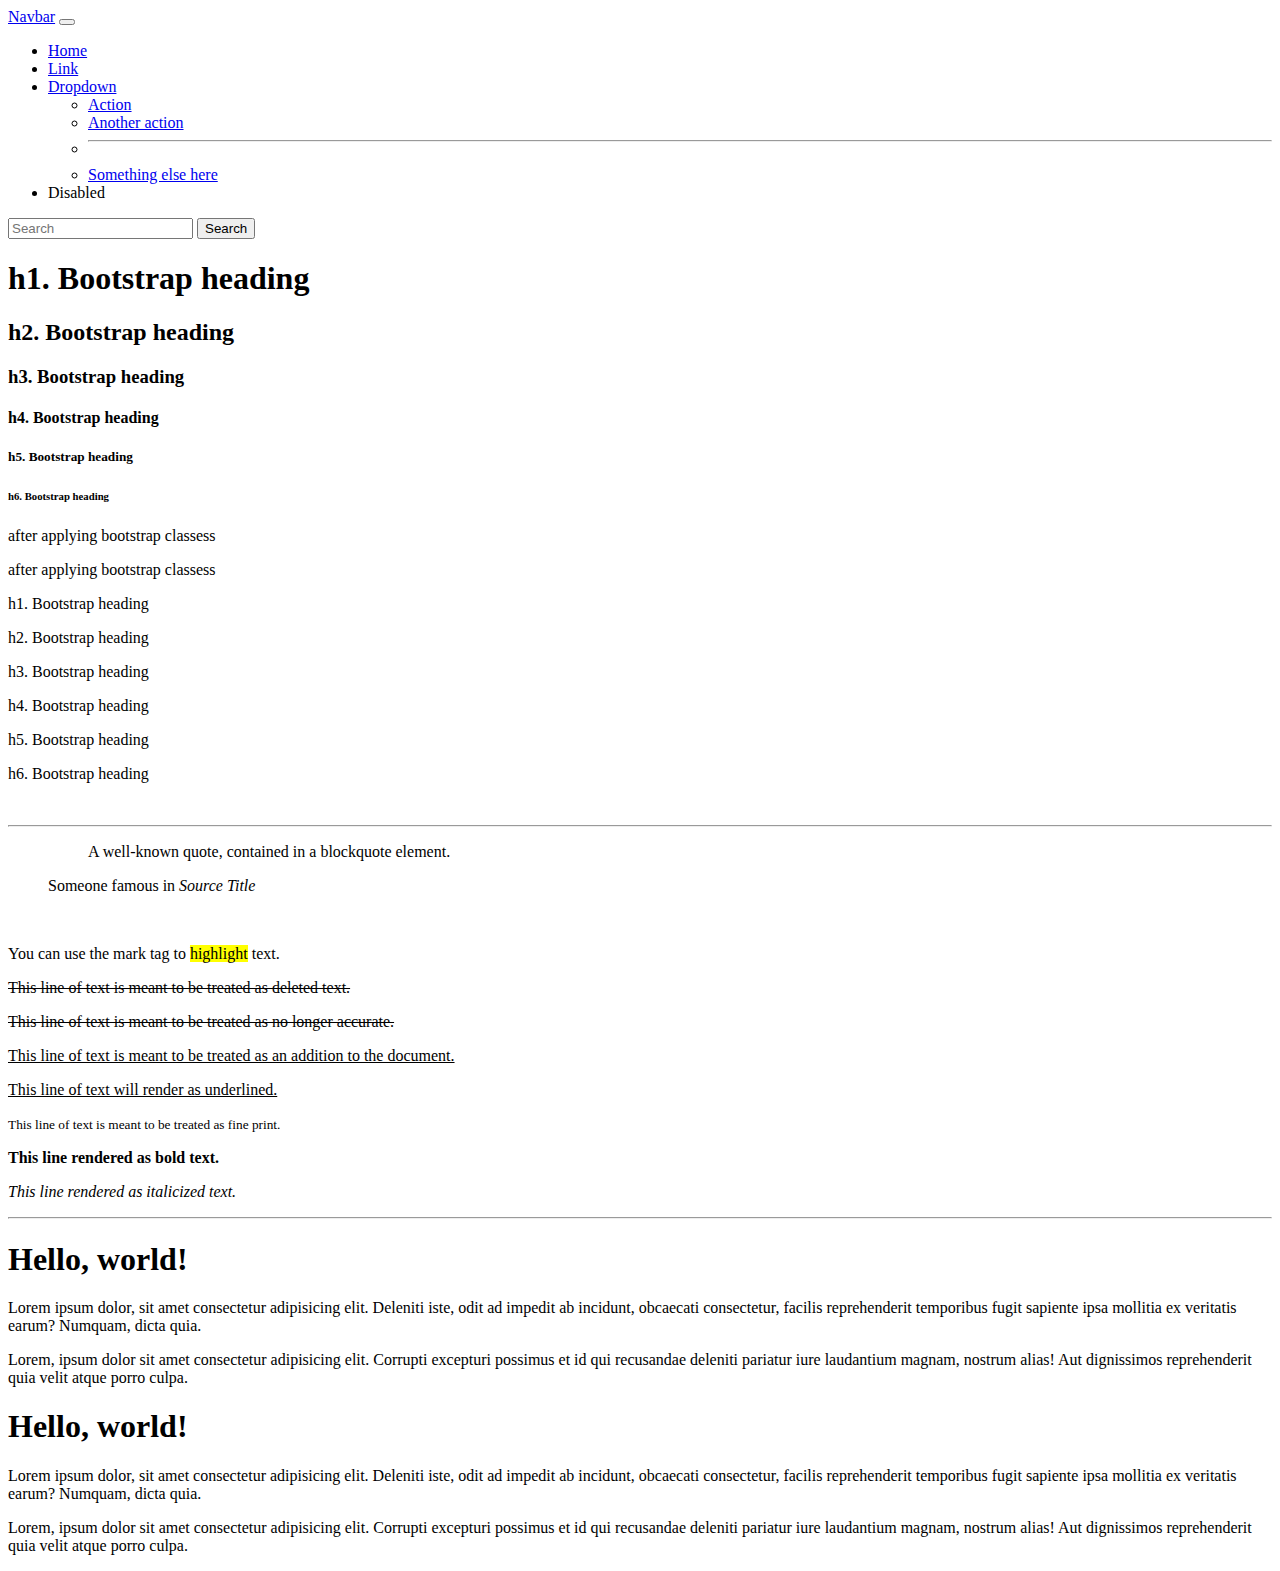
<file: DAY 1/index.html>
<!doctype html>
<html lang="en">
  <head>
    <meta charset="utf-8">
    <meta name="viewport" content="width=device-width, initial-scale=1">
    <title>Bootstrap demo</title>
    <link href="https://cdn.jsdelivr.net/npm/bootstrap@5.3.0-alpha3/dist/css/bootstrap.min.css" rel="stylesheet" integrity="sha384-KK94CHFLLe+nY2dmCWGMq91rCGa5gtU4mk92HdvYe+M/SXH301p5ILy+dN9+nJOZ" crossorigin="anonymous">
 
  <body>
    <script src="https://cdn.jsdelivr.net/npm/bootstrap@5.3.0-alpha3/dist/js/bootstrap.bundle.min.js" integrity="sha384-ENjdO4Dr2bkBIFxQpeoTz1HIcje39Wm4jDKdf19U8gI4ddQ3GYNS7NTKfAdVQSZe" crossorigin="anonymous"></script>
  </head>
 
  <nav class="navbar navbar-expand-lg bg-body-tertiary">
    <div class="container-fluid">
      <a class="navbar-brand" href="#">Navbar</a>
      <button
        class="navbar-toggler"
        type="button"
        data-bs-toggle="collapse"
        data-bs-target="#navbarSupportedContent"
        aria-controls="navbarSupportedContent"
        aria-expanded="false"
        aria-label="Toggle navigation"
      >
        <span class="navbar-toggler-icon"></span>
      </button>
      <div class="collapse navbar-collapse" id="navbarSupportedContent">
        <ul class="navbar-nav me-auto mb-2 mb-lg-0">
          <li class="nav-item">
            <a class="nav-link active" aria-current="page" href="#">Home</a>
          </li>
          <li class="nav-item">
            <a class="nav-link" href="#">Link</a>
          </li>
          <li class="nav-item dropdown">
            <a
              class="nav-link dropdown-toggle"
              href="#"
              role="button"
              data-bs-toggle="dropdown"
              aria-expanded="false"
            >
              Dropdown
            </a>
            <ul class="dropdown-menu">
              <li><a class="dropdown-item" href="#">Action</a></li>
              <li><a class="dropdown-item" href="#">Another action</a></li>
              <li><hr class="dropdown-divider" /></li>
              <li><a class="dropdown-item" href="#">Something else here</a></li>
            </ul>
          </li>
          <li class="nav-item">
            <a class="nav-link disabled">Disabled</a>
          </li>
        </ul>
        <form class="d-flex" role="search">
          <input
            class="form-control me-2"
            type="search"
            placeholder="Search"
            aria-label="Search"
          />
          <button class="btn btn-outline-success" type="submit">Search</button>
        </form>
      </div>
    </div>
  </nav>
  <body>
    <h1>h1. Bootstrap heading</h1>
    <h2>h2. Bootstrap heading</h2>
    <h3>h3. Bootstrap heading</h3>
    <h4>h4. Bootstrap heading</h4>
    <h5>h5. Bootstrap heading</h5>
    <h6>h6. Bootstrap heading</h6>
    <p>after applying bootstrap classess</p>
    <p class="h1">after applying bootstrap classess</p>
    <p class="h1">h1. Bootstrap heading</p>
    <p class="h2">h2. Bootstrap heading</p>
    <p class="h3">h3. Bootstrap heading</p>
    <p class="h4">h4. Bootstrap heading</p>
    <p class="h5">h5. Bootstrap heading</p>
    <p class="h6">h6. Bootstrap heading</p>
    <br />
    <hr />
    <figure class="text-center">
      <blockquote class="blockquote">
        <p>A well-known quote, contained in a blockquote element.</p>
      </blockquote>
      <figcaption class="blockquote-footer">
        Someone famous in <cite title="Source Title">Source Title</cite>
      </figcaption>
    </figure>
    <br />
    <p>You can use the mark tag to <mark>highlight</mark> text.</p>
    <p><del>This line of text is meant to be treated as deleted text.</del></p>
    <p>
      <s>This line of text is meant to be treated as no longer accurate.</s>
    </p>
    <p>
      <ins
        >This line of text is meant to be treated as an addition to the
        document.</ins
      >
    </p>
    <p><u>This line of text will render as underlined.</u></p>
    <p>
      <small>This line of text is meant to be treated as fine print.</small>
    </p>
    <p><strong>This line rendered as bold text.</strong></p>
    <p><em>This line rendered as italicized text.</em></p>
    <hr />
    <div class="container p-5 my-5 bg-primary text-white">
      <h1>Hello, world!</h1>

      <p>
        Lorem ipsum dolor, sit amet consectetur adipisicing elit. Deleniti iste,
        odit ad impedit ab incidunt, obcaecati consectetur, facilis
        reprehenderit temporibus fugit sapiente ipsa mollitia ex veritatis
        earum? Numquam, dicta quia.
      </p>
      <p>
        Lorem, ipsum dolor sit amet consectetur adipisicing elit. Corrupti
        excepturi possimus et id qui recusandae deleniti pariatur iure
        laudantium magnam, nostrum alias! Aut dignissimos reprehenderit quia
        velit atque porro culpa.
      </p>
    </div>
    <div class="container p-2 my-5 bg-success text-white">
      <h1>Hello, world!</h1>

      <p>
        Lorem ipsum dolor, sit amet consectetur adipisicing elit. Deleniti iste,
        odit ad impedit ab incidunt, obcaecati consectetur, facilis
        reprehenderit temporibus fugit sapiente ipsa mollitia ex veritatis
        earum? Numquam, dicta quia.
      </p>
      <p>
        Lorem, ipsum dolor sit amet consectetur adipisicing elit. Corrupti
        excepturi possimus et id qui recusandae deleniti pariatur iure
        laudantium magnam, nostrum alias! Aut dignissimos reprehenderit quia
        velit atque porro culpa.
      </p>
    </div>
</body>
</html>
</file>
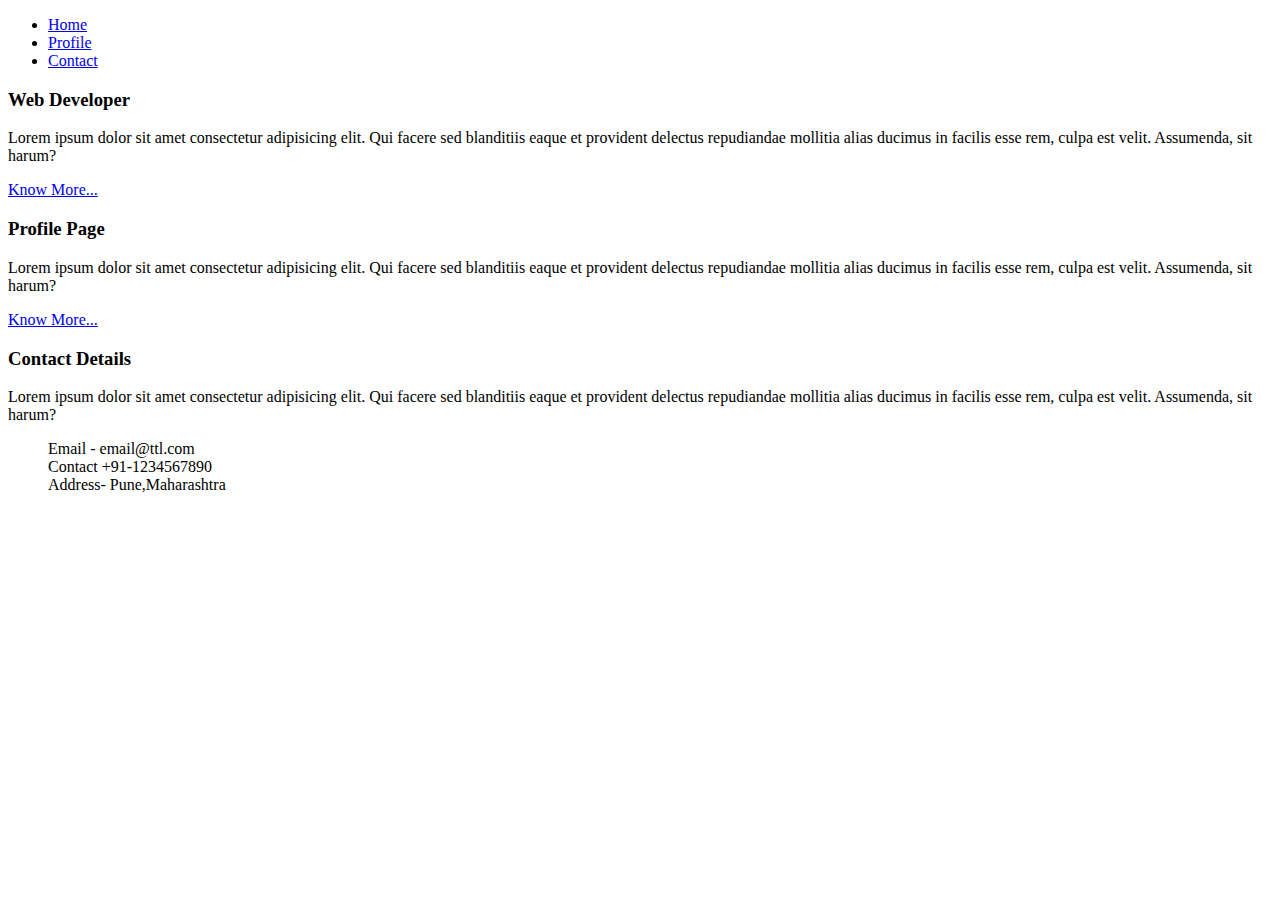
<file: DAY 2/index2.html>
<!DOCTYPE html>
<html lang="en">
  <head>
    <meta charset="utf-8" />
    <meta name="viewport" content="width=device-width, initial-scale=1" />
    <title>Bootstrap demo</title>
    <link
      href="https://cdn.jsdelivr.net/npm/bootstrap@5.3.0-alpha3/dist/css/bootstrap.min.css"
      rel="stylesheet"
      integrity="sha384-KK94CHFLLe+nY2dmCWGMq91rCGa5gtU4mk92HdvYe+M/SXH301p5ILy+dN9+nJOZ"
      crossorigin="anonymous"
    />
  </head>
  <body>
    <script
      src="https://cdn.jsdelivr.net/npm/bootstrap@5.3.0-alpha3/dist/js/bootstrap.bundle.min.js"
      integrity="sha384-ENjdO4Dr2bkBIFxQpeoTz1HIcje39Wm4jDKdf19U8gI4ddQ3GYNS7NTKfAdVQSZe"
      crossorigin="anonymous"
    ></script>
    <div class="m-4">
      <div class="card text-center">
        <div class="card-header">
          <ul class="nav nav-pills card-header-pills">
            <li class="nav-item">
              <a href="#home" class="nav-link active" data-bs-toggle="tab"
                >Home</a
              >
            </li>

            <li class="nav-item ">
              <a href="#profile" class="nav-link" data-bs-toggle="tab"
                >Profile</a
              >
            </li>

            <li class="nav-item">
              <a href="#contact" class="nav-link" data-bs-toggle="tab"
                >Contact</a
              >
            </li>
          </ul>
        </div>

        <div class="card-body">
          <div class="tab-content">
            <div class="tab-pane fade show active" id="home">
              <h3 class="card-title">Web Developer</h3>

              <p class="card-text">
                Lorem ipsum dolor sit amet consectetur adipisicing elit. Qui
                facere sed blanditiis eaque et provident delectus repudiandae
                mollitia alias ducimus in facilis esse rem, culpa est velit.
                Assumenda, sit harum?
              </p>

              <a href="#" class="btn btn-primary">Know More...</a>
            </div>

            <div class="tab-pane fade" id="profile">
              <h3 class="card-title">Profile Page</h3>

              <p class="card-text">
                Lorem ipsum dolor sit amet consectetur adipisicing elit. Qui
                facere sed blanditiis eaque et provident delectus repudiandae
                mollitia alias ducimus in facilis esse rem, culpa est velit.
                Assumenda, sit harum?
              </p>

              <a href="#" class="btn btn-primary">Know More...</a>
            </div>

            <div class="tab-pane fade" id="contact">
              <h3 class="card-title">Contact Details</h3>

              <p class="card-text">
                Lorem ipsum dolor sit amet consectetur adipisicing elit. Qui
                facere sed blanditiis eaque et provident delectus repudiandae
                mollitia alias ducimus in facilis esse rem, culpa est velit.
                Assumenda, sit harum?
              </p>

              <ul style="list-style-type: none">
                <li>Email - email@ttl.com</li>

                <li>Contact +91-1234567890</li>

                <li>Address- Pune,Maharashtra</li>
              </ul>
            </div>
          </div>
        </div>
      </div>
    </div>
  </body>
</html>
</file>
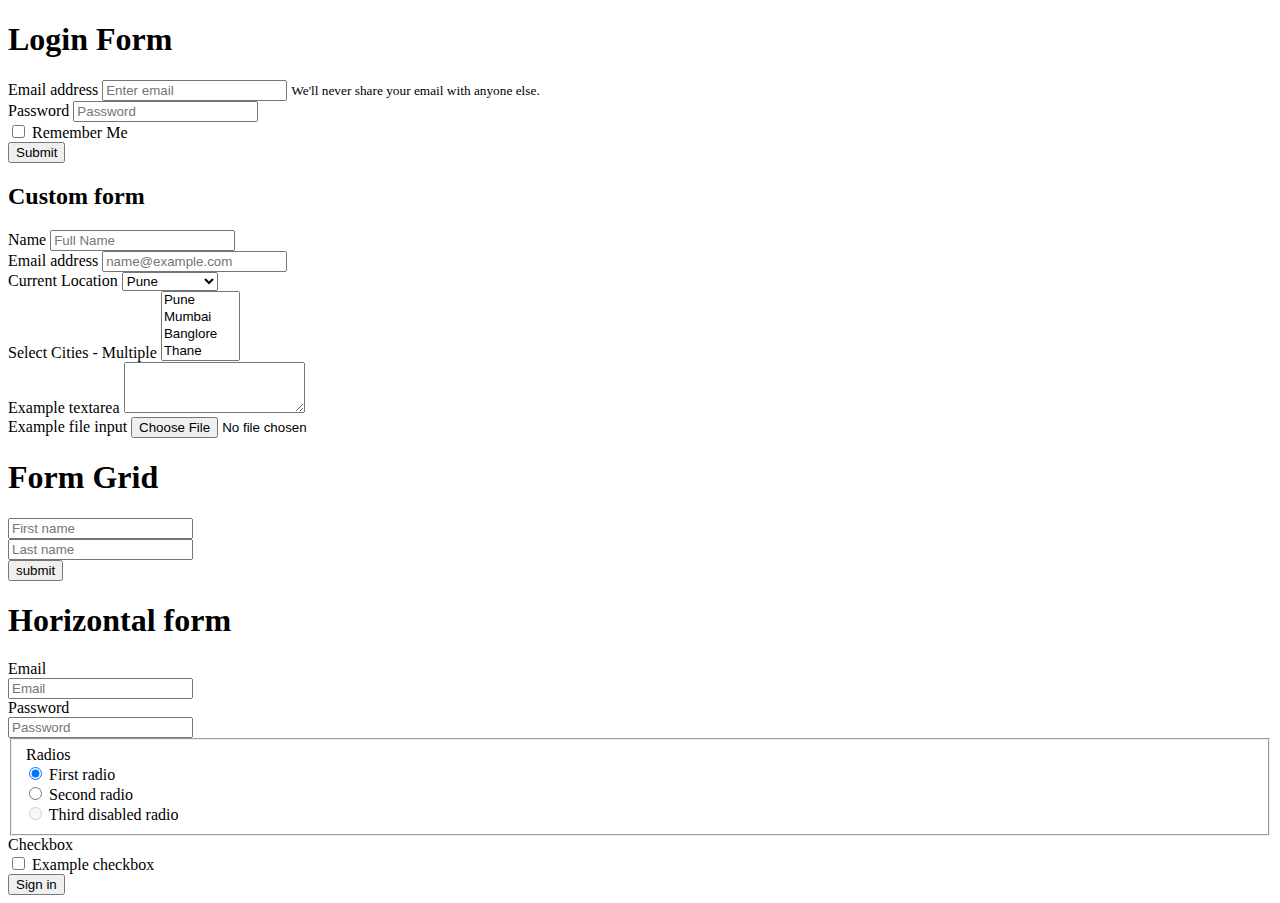
<file: Day 3/forms.html>
<!doctype html>

<html lang="en">

 <head>

  <!-- Required meta tags -->

  <meta charset="utf-8">

  <meta name="viewport" content="width=device-width, initial-scale=1, shrink-to-fit=no">




  <!-- Bootstrap CSS -->

  <link rel="stylesheet" href="https://cdn.jsdelivr.net/npm/bootstrap@4.6.2/dist/css/bootstrap.min.css" integrity="sha384-xOolHFLEh07PJGoPkLv1IbcEPTNtaed2xpHsD9ESMhqIYd0nLMwNLD69Npy4HI+N" crossorigin="anonymous">



  <title>Hello, world!</title>

 </head>

 <body>

  <div class="container">




    <h1>Login Form</h1>

  <form>

    <div class="form-group">

     <label for="exampleInputEmail1">Email address</label>

     <input type="email" class="form-control" id="exampleInputEmail1" aria-describedby="emailHelp" placeholder="Enter email" required>

     <small id="emailHelp" class="form-text text-muted">We'll never share your email with anyone else.</small>

    </div>

    <div class="form-group">

     <label for="exampleInputPassword1">Password</label>

     <input type="password" class="form-control" id="exampleInputPassword1" placeholder="Password" required>

    </div>

    <div class="form-check">

     <input type="checkbox" class="form-check-input" id="exampleCheck1">

     <label class="form-check-label" for="exampleCheck1">Remember Me</label>

    </div>

    <button type="submit" class="btn btn-primary">Submit</button>

   </form>

 

  <h2>Custom form</h2>




  <form>

    <div class="form-group">

     <label for="exampleFormControlInputName">Name</label>

     <input type="text" class="form-control-lg" id="exampleFormControlInput1" placeholder="Full Name">

    </div>

    <div class="form-group">

     <label for="exampleFormControlInput1">Email address</label>

     <input type="email" class="form-control-plaintext" id="exampleFormControlInput1" placeholder="name@example.com">

    </div>

    <div class="form-group">

     <label for="exampleFormControlSelect1">Current Location</label>

     <select class="form-control" id="exampleFormControlSelect1">

      <option>Pune</option>

      <option>Mumbai</option>

      <option>Banglore</option>

      <option>Thane</option>

      <option>Jamshedpur</option>

     </select>

    </div>

    <div class="form-group">

     <label for="exampleFormControlSelect2">Select Cities - Multiple</label>

     <select multiple class="form-control" id="exampleFormControlSelect2">

      <option>Pune</option>

      <option>Mumbai</option>

      <option>Banglore</option>

      <option>Thane</option>

      <option>Jamshedpur</option>

     </select>

    </div>

    <div class="form-group">

     <label for="exampleFormControlTextarea1">Example textarea</label>

     <textarea class="form-control" id="exampleFormControlTextarea1" rows="3"></textarea>

    </div>




    <div class="form-group">

      <label for="exampleFormControlFile1">Example file input</label>

      <input type="file" class="form-control-file" id="exampleFormControlFile1">

     </div>




   </form>




   <h1>Form Grid</h1>




   <form>

    <div class="row">

     <div class="col">

      <input type="text" class="form-control" placeholder="First name">

     </div>

     <div class="col">

      <input type="text" class="form-control" placeholder="Last name">

     </div>




    </div>

    <input type="submit" class="form-control bg-success" value="submit">

   </form>




   <h1> Horizontal form</h1>

   <form>

    <div class="form-group row">

     <label for="inputEmail3" class="col-sm-2 col-form-label">Email</label>

     <div class="col-sm-10">

      <input type="email" class="form-control" id="inputEmail3" placeholder="Email">

     </div>

    </div>

    <div class="form-group row">

     <label for="inputPassword3" class="col-sm-2 col-form-label">Password</label>

     <div class="col-sm-10">

      <input type="password" class="form-control" id="inputPassword3" placeholder="Password">

     </div>

    </div>

    <fieldset class="form-group">

     <div class="row">

      <legend class="col-form-label col-sm-2 pt-0">Radios</legend>

      <div class="col-sm-10">

       <div class="form-check">

        <input class="form-check-input" type="radio" name="gridRadios" id="gridRadios1" value="option1" checked>

        <label class="form-check-label" for="gridRadios1">

         First radio

        </label>

       </div>

       <div class="form-check">

        <input class="form-check-input" type="radio" name="gridRadios" id="gridRadios2" value="option2">

        <label class="form-check-label" for="gridRadios2">

         Second radio

        </label>

       </div>

       <div class="form-check disabled">

        <input class="form-check-input" type="radio" name="gridRadios" id="gridRadios3" value="option3" disabled>

        <label class="form-check-label" for="gridRadios3">

         Third disabled radio

        </label>

       </div>

      </div>

     </div>

    </fieldset>

    <div class="form-group row">

     <div class="col-sm-2">Checkbox</div>

     <div class="col-sm-10">

      <div class="form-check">

       <input class="form-check-input" type="checkbox" id="gridCheck1">

       <label class="form-check-label" for="gridCheck1">

        Example checkbox

       </label>

      </div>

     </div>

    </div>

    <div class="form-group row">

     <div class="col-sm-10">

      <button type="submit" class="btn btn-primary">Sign in</button>

     </div>

    </div>

   </form>

   </div>

  <!-- Optional JavaScript; choose one of the two! -->




  <!-- Option 1: jQuery and Bootstrap Bundle (includes Popper) -->

  <script src="https://cdn.jsdelivr.net/npm/jquery@3.5.1/dist/jquery.slim.min.js" integrity="sha384-DfXdz2htPH0lsSSs5nCTpuj/zy4C+OGpamoFVy38MVBnE+IbbVYUew+OrCXaRkfj" crossorigin="anonymous"></script>

  <script src="https://cdn.jsdelivr.net/npm/bootstrap@4.6.2/dist/js/bootstrap.bundle.min.js" integrity="sha384-Fy6S3B9q64WdZWQUiU+q4/2Lc9npb8tCaSX9FK7E8HnRr0Jz8D6OP9dO5Vg3Q9ct" crossorigin="anonymous"></script>



  <!-- Option 2: Separate Popper and Bootstrap JS -->

  <!--

  <script src="https://cdn.jsdelivr.net/npm/jquery@3.5.1/dist/jquery.slim.min.js" integrity="sha384-DfXdz2htPH0lsSSs5nCTpuj/zy4C+OGpamoFVy38MVBnE+IbbVYUew+OrCXaRkfj" crossorigin="anonymous"></script>

  <script src="https://cdn.jsdelivr.net/npm/popper.js@1.16.1/dist/umd/popper.min.js" integrity="sha384-9/reFTGAW83EW2RDu2S0VKaIzap3H66lZH81PoYlFhbGU+6BZp6G7niu735Sk7lN" crossorigin="anonymous"></script>

  <script src="https://cdn.jsdelivr.net/npm/bootstrap@4.6.2/dist/js/bootstrap.min.js" integrity="sha384-+sLIOodYLS7CIrQpBjl+C7nPvqq+FbNUBDunl/OZv93DB7Ln/533i8e/mZXLi/P+" crossorigin="anonymous"></script>

  -->

 </body>

</html>
</file>
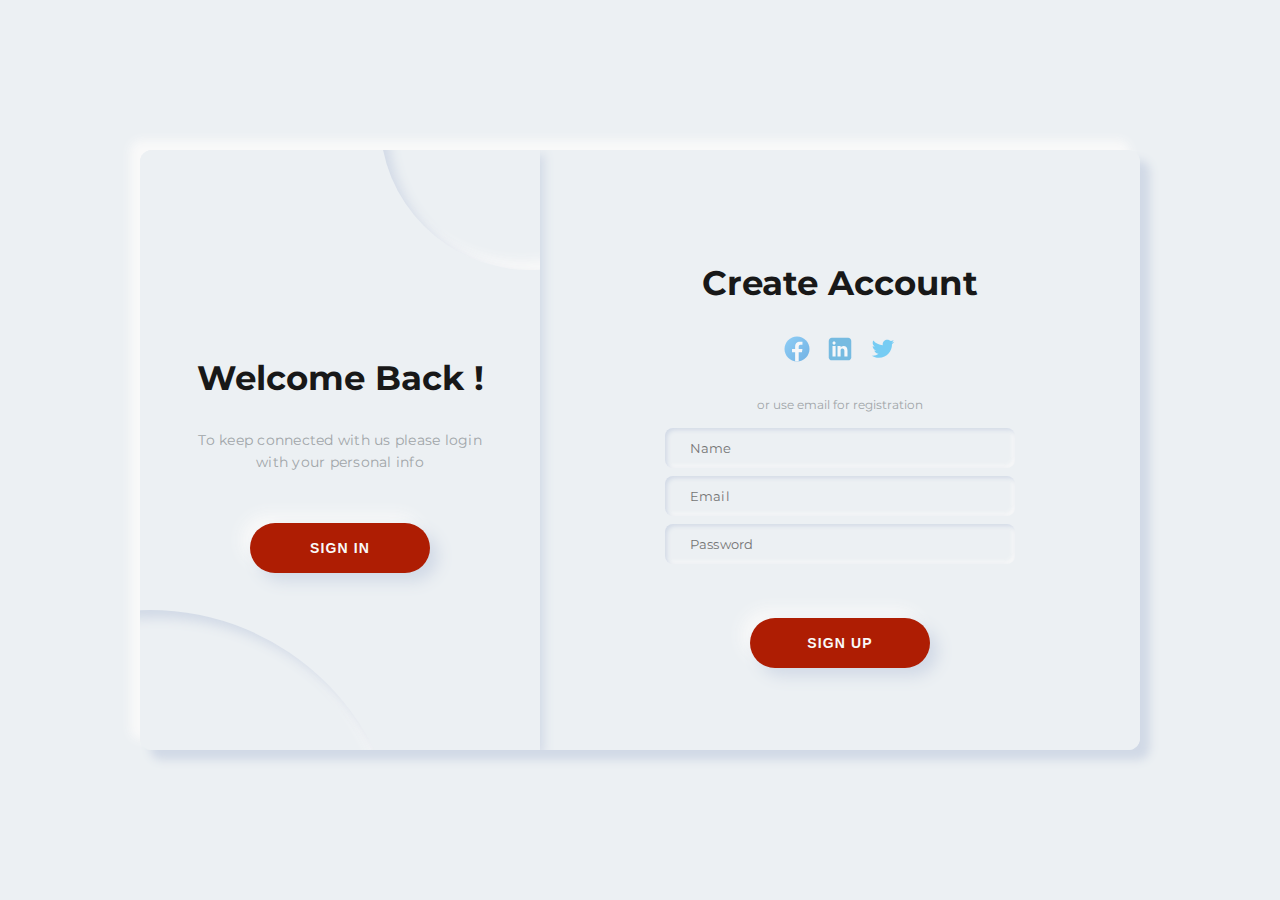
<file: Travel Blog website/Login.html>
<!DOCTYPE html>
<html lang="en">
  <head>
    <meta charset="UTF-8" />
    <meta http-equiv="X-UA-Compatible" content="IE=edge" />
    <meta name="viewport" content="width=device-width, initial-scale=1.0" />
    <title>Neumorphism Login Form</title>
        <script src="script.js"></script>

    <link rel="stylesheet" href="Login.css">

  </head>
  <body>
    <script src="script.js"></script>
    <div class="main">

      <div class="container a-container" id="a-container">
        <form class="form" id="a-form" method="" action="">
          <h2 class="title">Create Account</h2>
          <div class="form__icons">
            <img class="form__icon" src="./assest/icons8-facebook.svg" alt="" />
            <img class="form__icon" src="./assest/icons8-linkedin.svg" />
            <img class="form__icon" src="./assest/icons8-twitter.svg" />
          </div>
          <span class="form__span">or use email for registration</span>
          <input class="form__input" type="text" placeholder="Name" />
          <input class="form__input" type="text" placeholder="Email" />
          <input class="form__input" type="password" placeholder="Password" />
          <button class="button submit">SIGN UP</button>
        </form>
      </div>




      <div class="container b-container" id="b-container">
        <form class="form" id="b-form" method="" action="">
          <h2 class="title">Sign in to Website</h2>
          <div class="form__icons">
            <img class="form__icon" src="./assest/icons8-facebook.svg" alt="" />
            <img class="form__icon" src="./assest/icons8-linkedin.svg" />
            <img class="form__icon" src="./assest/icons8-twitter.svg" />
          </div>
          <span class="form__span">or use your email account</span>
          <input class="form__input" type="text" placeholder="Email" />
          <input class="form__input" type="password" placeholder="Password" />
          <a class="form__link">Forgot your password?</a>
          <button class="button submit">SIGN IN</button>
        </form>
      </div>





      <div class="switch" id="switch-cnt">
        <div class="switch__circle"></div>
        <div class="switch__circle switch__circle--t"></div>
        <div class="switch__container" id="switch-c1">
          <h2 class="title">Welcome Back !</h2>
          <p class="description">To keep connected with us please login with your personal info</p>
          <button class="switch__button button switch-btn">SIGN IN</button>
        </div>
        <div class="switch__container is-hidden" id="switch-c2">
          <h2 class="switch__title title">Hello Friend !</h2>
          <p class="description">Enter your personal details and start journey with us</p>
          <button class="switch__button button switch-btn">SIGN UP</button>
        </div>
      </div>




    </div>
  </body>
</html>
</file>
<file: Travel Blog website/Login.css>
@import url('https://fonts.googleapis.com/css2?family=Montserrat:wght@400;700;800&display=swap');

*,
*::after,
*::before {
  margin: 0;
  padding: 0;
  box-sizing: border-box;
  user-select: none;
}

body {
  width: 100%;
  height: 100vh;
  display: flex;
  justify-content: center;
  align-items: center;
  font-family: 'Montserrat', sans-serif;
  font-size: 12px;
  background-color: #ecf0f3;
  color: #a0a5a8;
}

.main {
  position: relative;
  width: 1000px;
  min-width: 1000px;
  min-height: 600px;
  height: 600px;
  padding: 25px;
  background-color: #ecf0f3;
  box-shadow: 10px 10px 10px #d1d9e6, -10px -10px 10px #f9f9f9;
  border-radius: 12px;
  overflow: hidden;
}

.container {
  display: flex;
  justify-content: center;
  align-items: center;
  position: absolute;
  top: 0;
  width: 600px;
  height: 100%;
  padding: 25px;
  background-color: #ecf0f3;
  transition: 1.25s;
}

.form {
  display: flex;
  justify-content: center;
  align-items: center;
  flex-direction: column;
  width: 100%;
  height: 100%;
}

.form__icon {
  object-fit: contain;
  width: 30px;
  margin: 0 5px;
  opacity: 0.5;
  transition: 0.15s;
}

.form__icon:hover {
  opacity: 1;
  transition: 0.15s;
  cursor: pointer;
}

.form__input {
  width: 350px;
  height: 40px;
  margin: 4px 0;
  padding-left: 25px;
  font-size: 13px;
  letter-spacing: 0.15px;
  border: none;
  outline: none;
  font-family: 'Montserrat', sans-serif;
  background-color: #ecf0f3;
  transition: 0.25s ease;
  border-radius: 8px;
  box-shadow: inset 2px 2px 4px #d1d9e6, inset -2px -2px 4px #f9f9f9;
}

.form__input:focus {
  box-shadow: inset 4px 4px 4px #d1d9e6, inset -4px -4px 4px #f9f9f9;
}
.form__span {
  margin-top: 30px;
  margin-bottom: 12px;
}

.title {
  font-size: 34px;
  font-weight: 700;
  line-height: 3;
  color: #181818;
}

.button {
  width: 180px;
  height: 50px;
  border-radius: 25px;
  margin-top: 50px;
  font-weight: 700;
  font-size: 14px;
  letter-spacing: 1.15px;
  background-color: #ae1d03;
  color: #f9f9f9;
  box-shadow: 8px 8px 16px #d1d9e6, -8px -8px 16px #f9f9f9;
  border: none;
  outline: none;
}

.a-container {
  z-index: 100;
  left: calc(100% - 600px);
}

.form__link {
  color: #181818;
  font-size: 15px;
  margin-top: 25px;
  border-bottom: 1px solid #a0a5a8;
  line-height: 2;
}

.b-container {
  left: calc(100%-600px);
  z-index: 0;
}

.switch {
  display: flex;
  justify-content: center;
  align-items: center;
  position: absolute;
  top: 0;
  left: 0;
  height: 100%;
  width: 400px;
  padding: 50px;
  z-index: 200;
  transition: 1.25s;
  background-color: #ecf0f3;
  overflow: hidden;
  box-shadow: 4px 4px 10px #d1d9e6, -4px -4px 10px #f9f9f9;
}

.switch__circle {
  position: absolute;
  width: 500px;
  height: 500px;
  border-radius: 50%;
  background-color: #ecf0f3;
  box-shadow: inset 8px 8px 12px #d1d9e6, inset -8px -8px 12px #f9f9f9;
  bottom: -60%;
  left: -60%;
  transition: 1.25s;
}

.switch__circle--t {
  top: -30%;
  left: 60%;
  width: 300px;
  height: 300px;
}

.switch__container {
  display: flex;
  justify-content: center;
  align-items: center;
  flex-direction: column;
  position: absolute;
  width: 400px;
  padding: 50px 55px;
  transition: 1.25s;
}

.switch__button {
  cursor: pointer;
}

.switch__button:hover {
  box-shadow: 6px 6px 10px #d1d9e6, -6px -6px 10px #f9f9f9;
  transform: scale(0.985);
  transition: 0.25s;
}

.switch__button:active,
.switch__button:focus {
  box-shadow: 2px 2px 6px #d1d9e6, -2px -2px 6px #f9f9f9;
  transform: scale(0.97);
  transition: 0.25s;
}

.is-txr {
  left: calc(100% - 400px);
  transition: 1.25s;
  transform-origin: left;
}
.is-txl {
  left: 0;
  transition: 1.25s;
  transform-origin: right;
}
.is-z200 {
  z-index: 200;
  transition: 1.25s;
}
.is-hidden {
  visibility: hidden;
  opacity: 0;
  position: absolute;
  transition: 1.25s;
}
.is-gx {
  animation: is-gx 1.25s;
}

@keyframes is-gx {
  0%,
  10%,
  100% {
    width: 400px;
  }
  30%,
  50% {
    width: 500px;
  }
}

.description {
  font-size: 14px;
  letter-spacing: 0.25px;
  text-align: center;
  line-height: 1.6;
}
</file>
